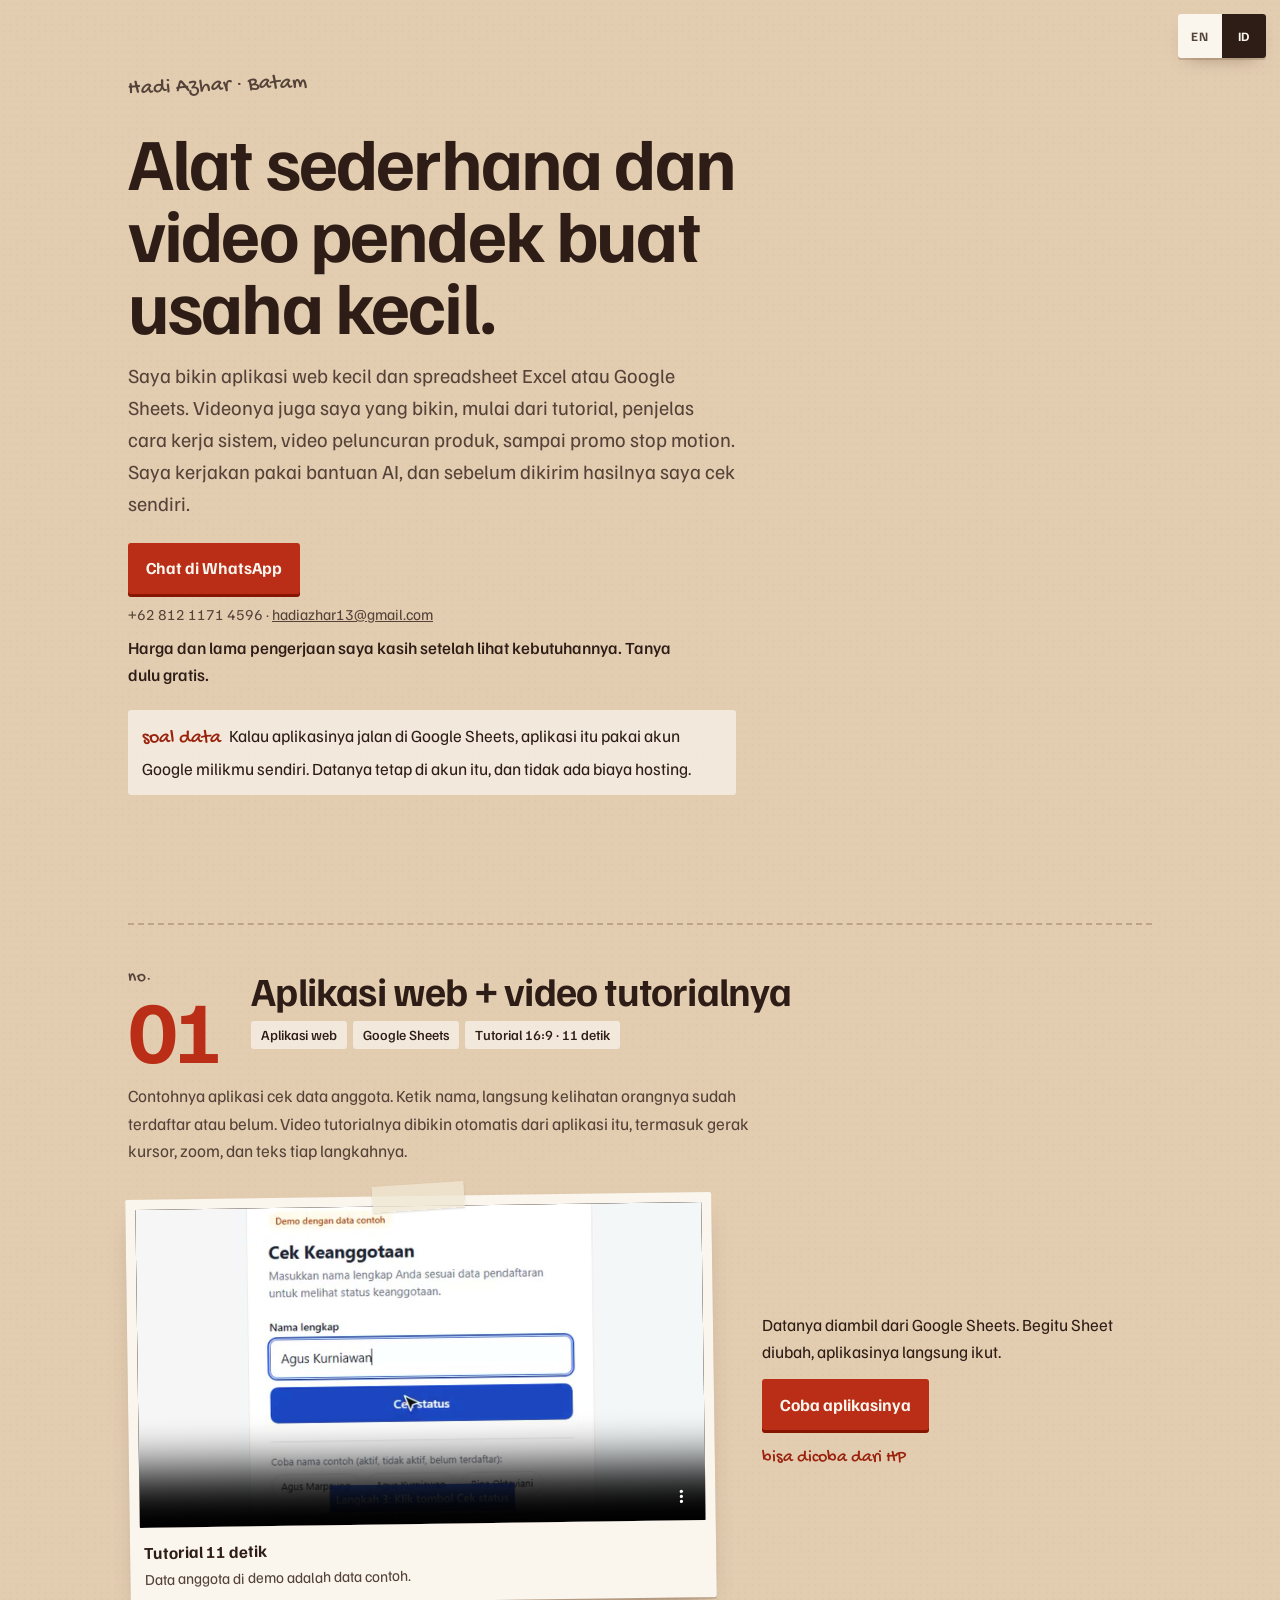
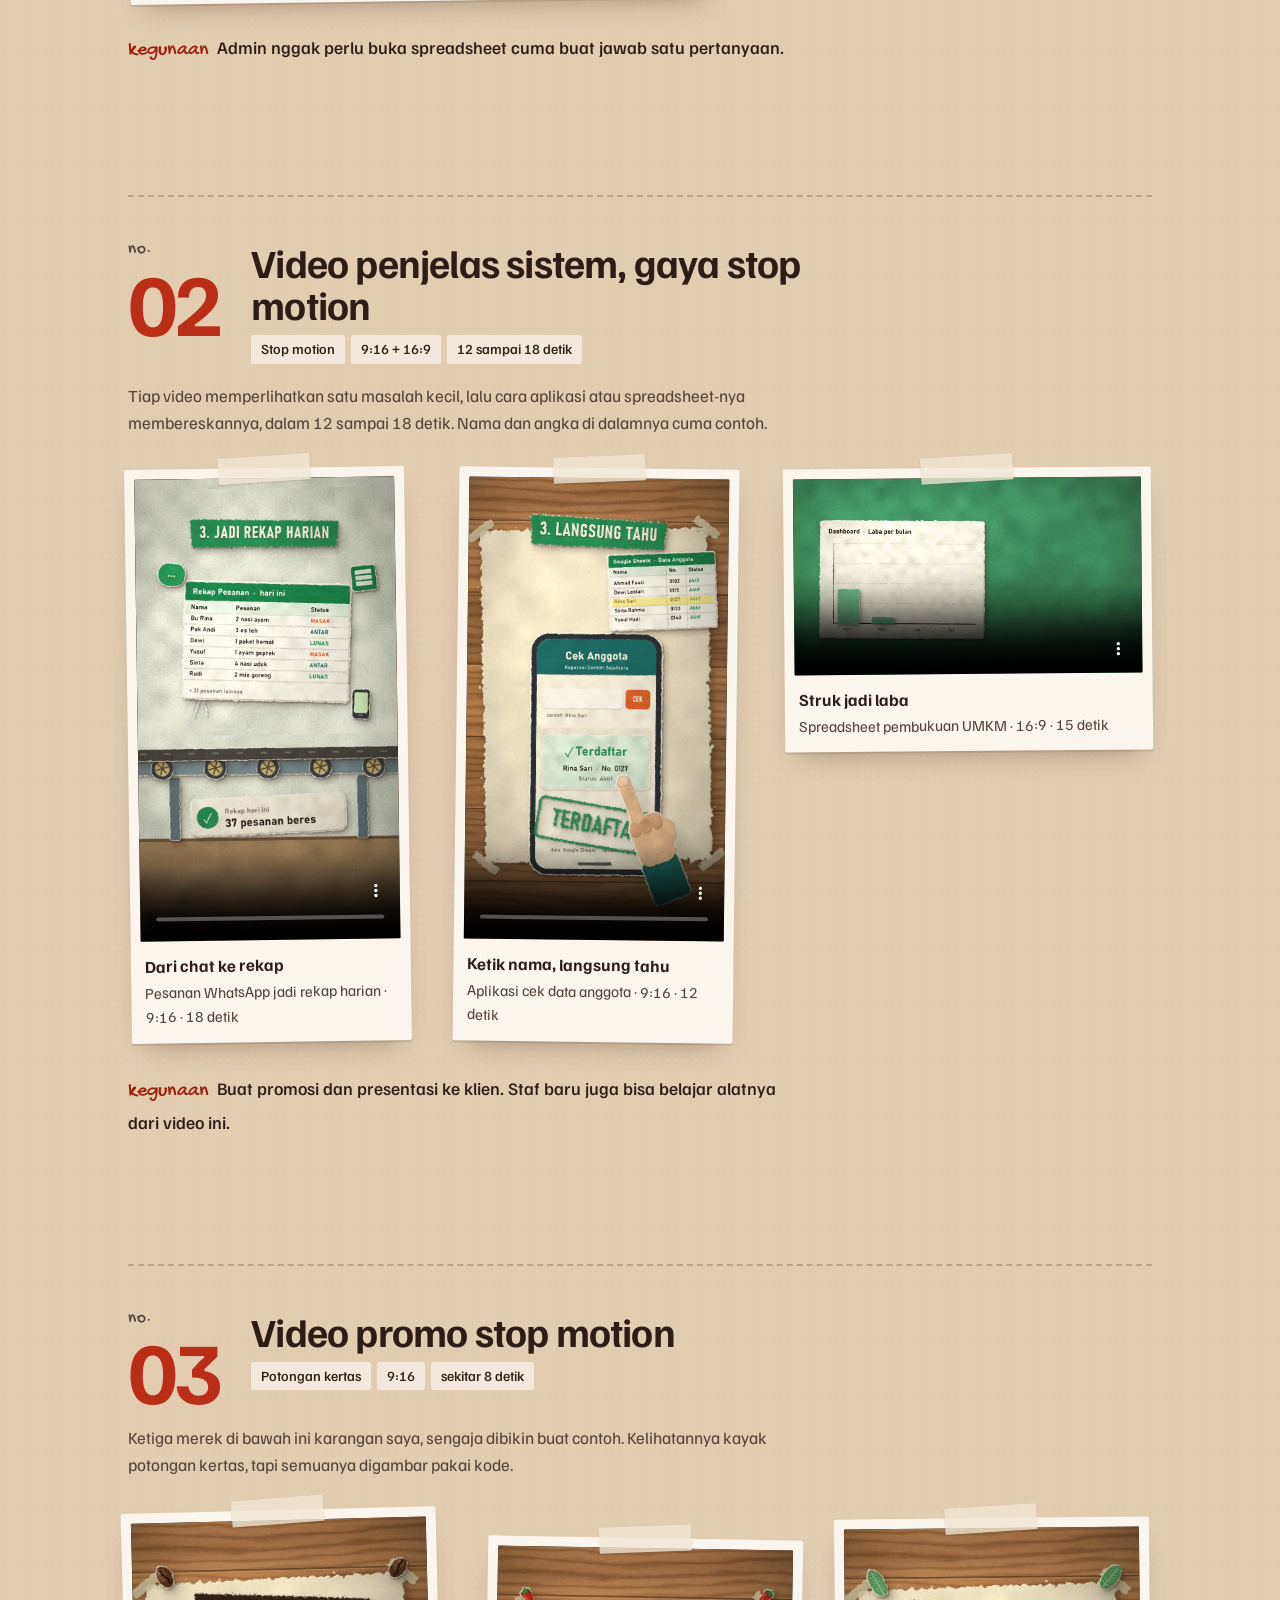
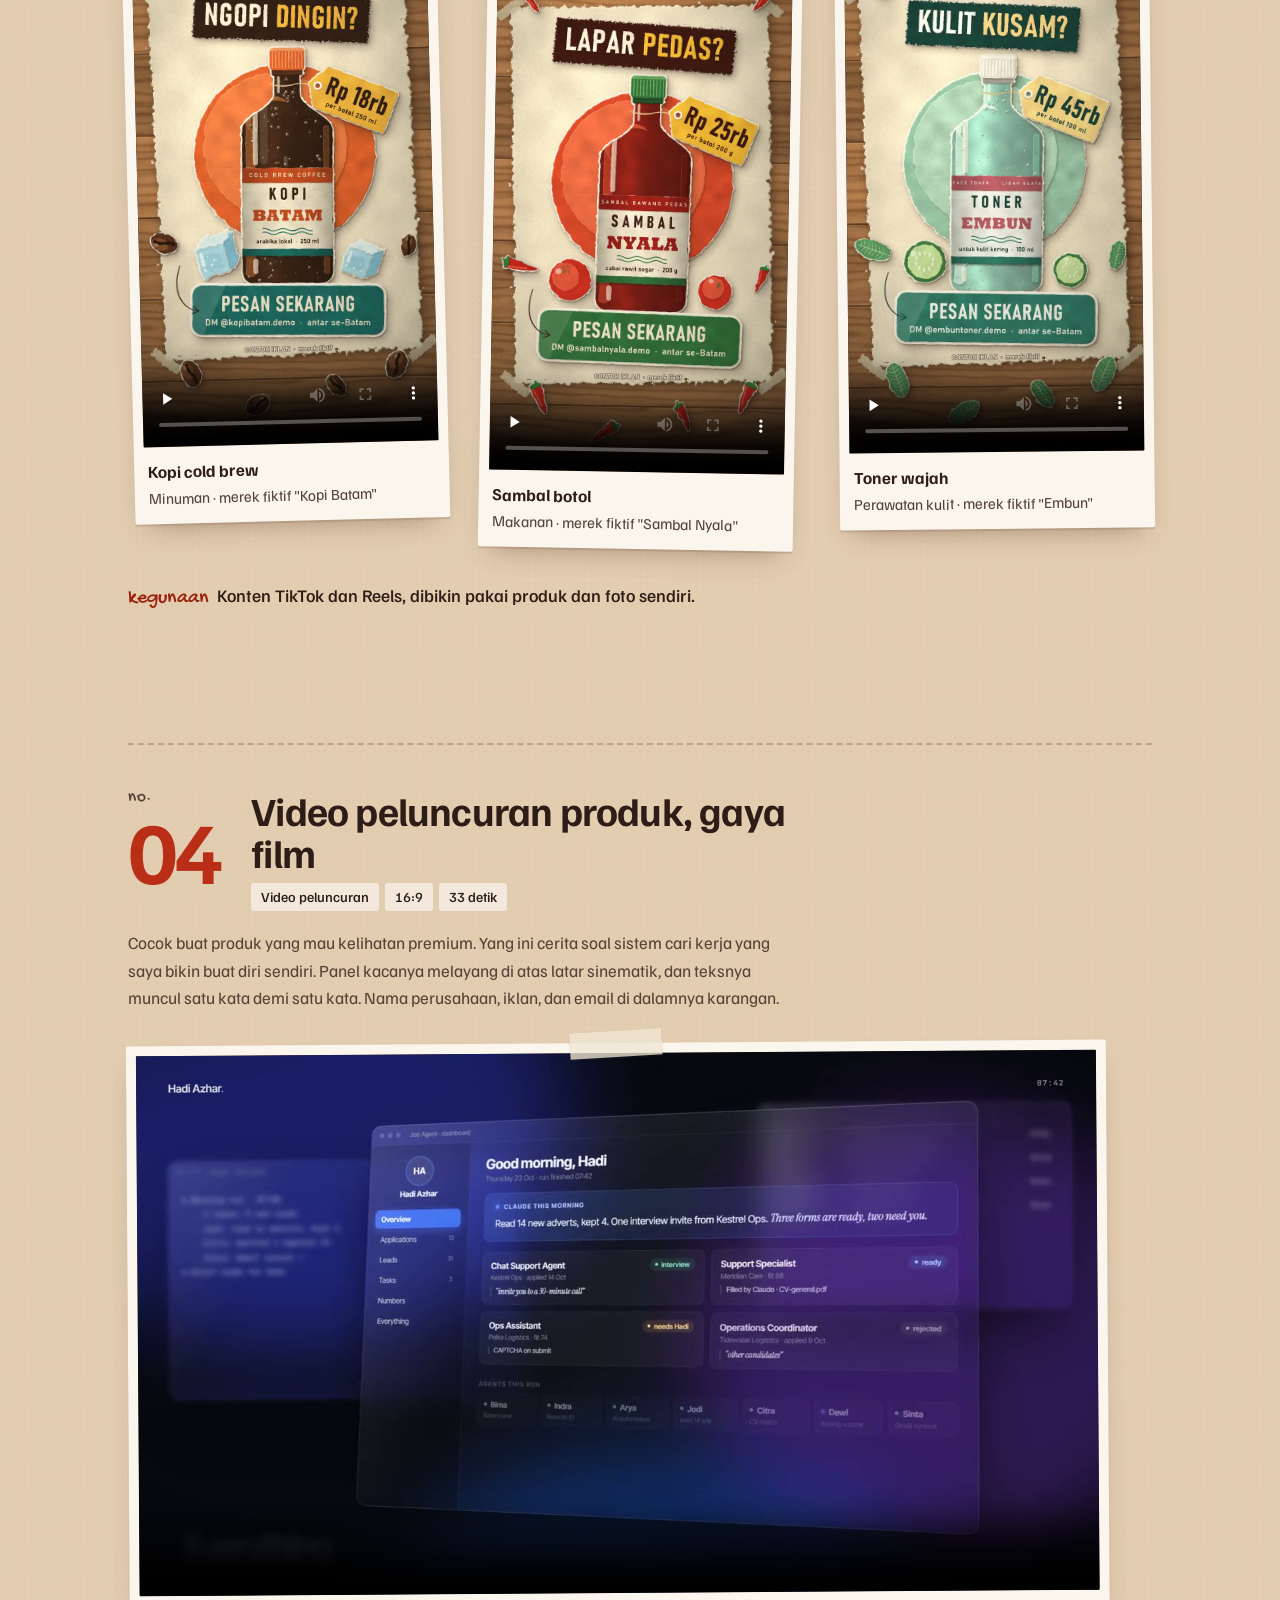
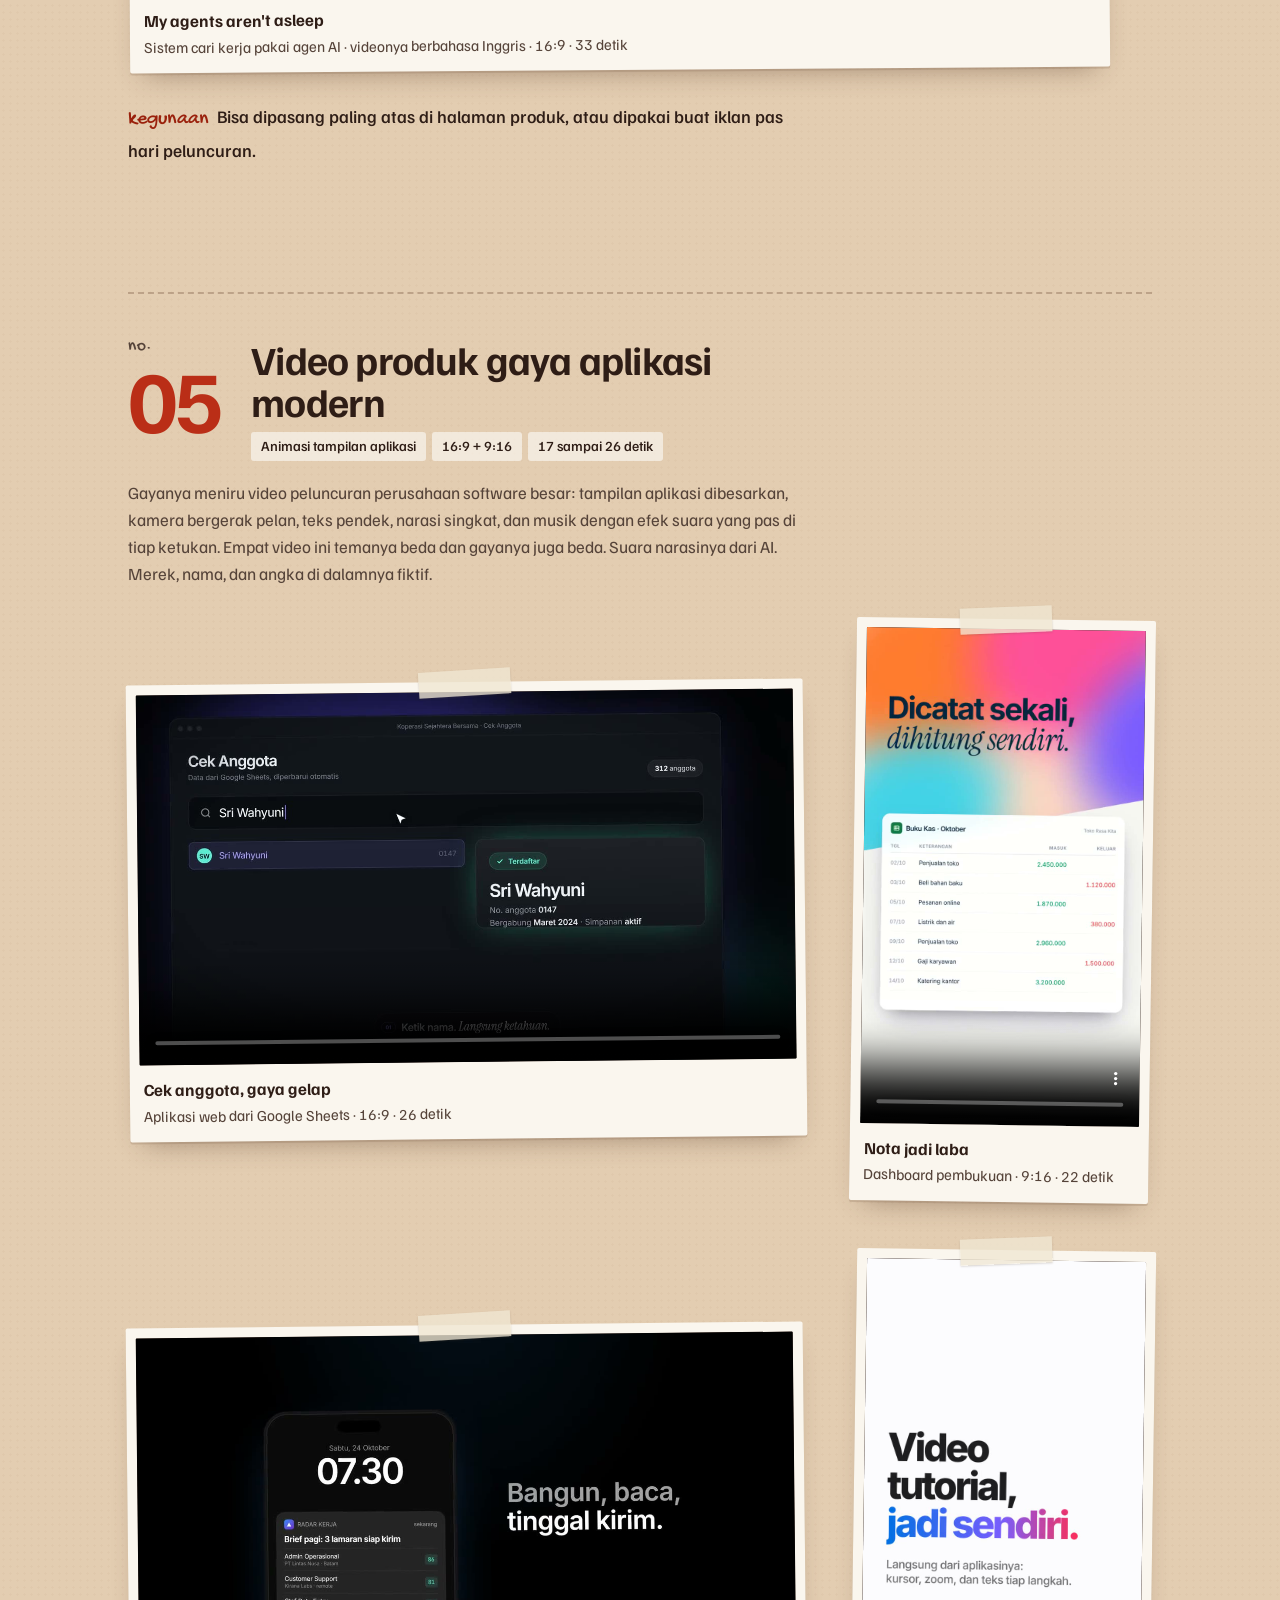
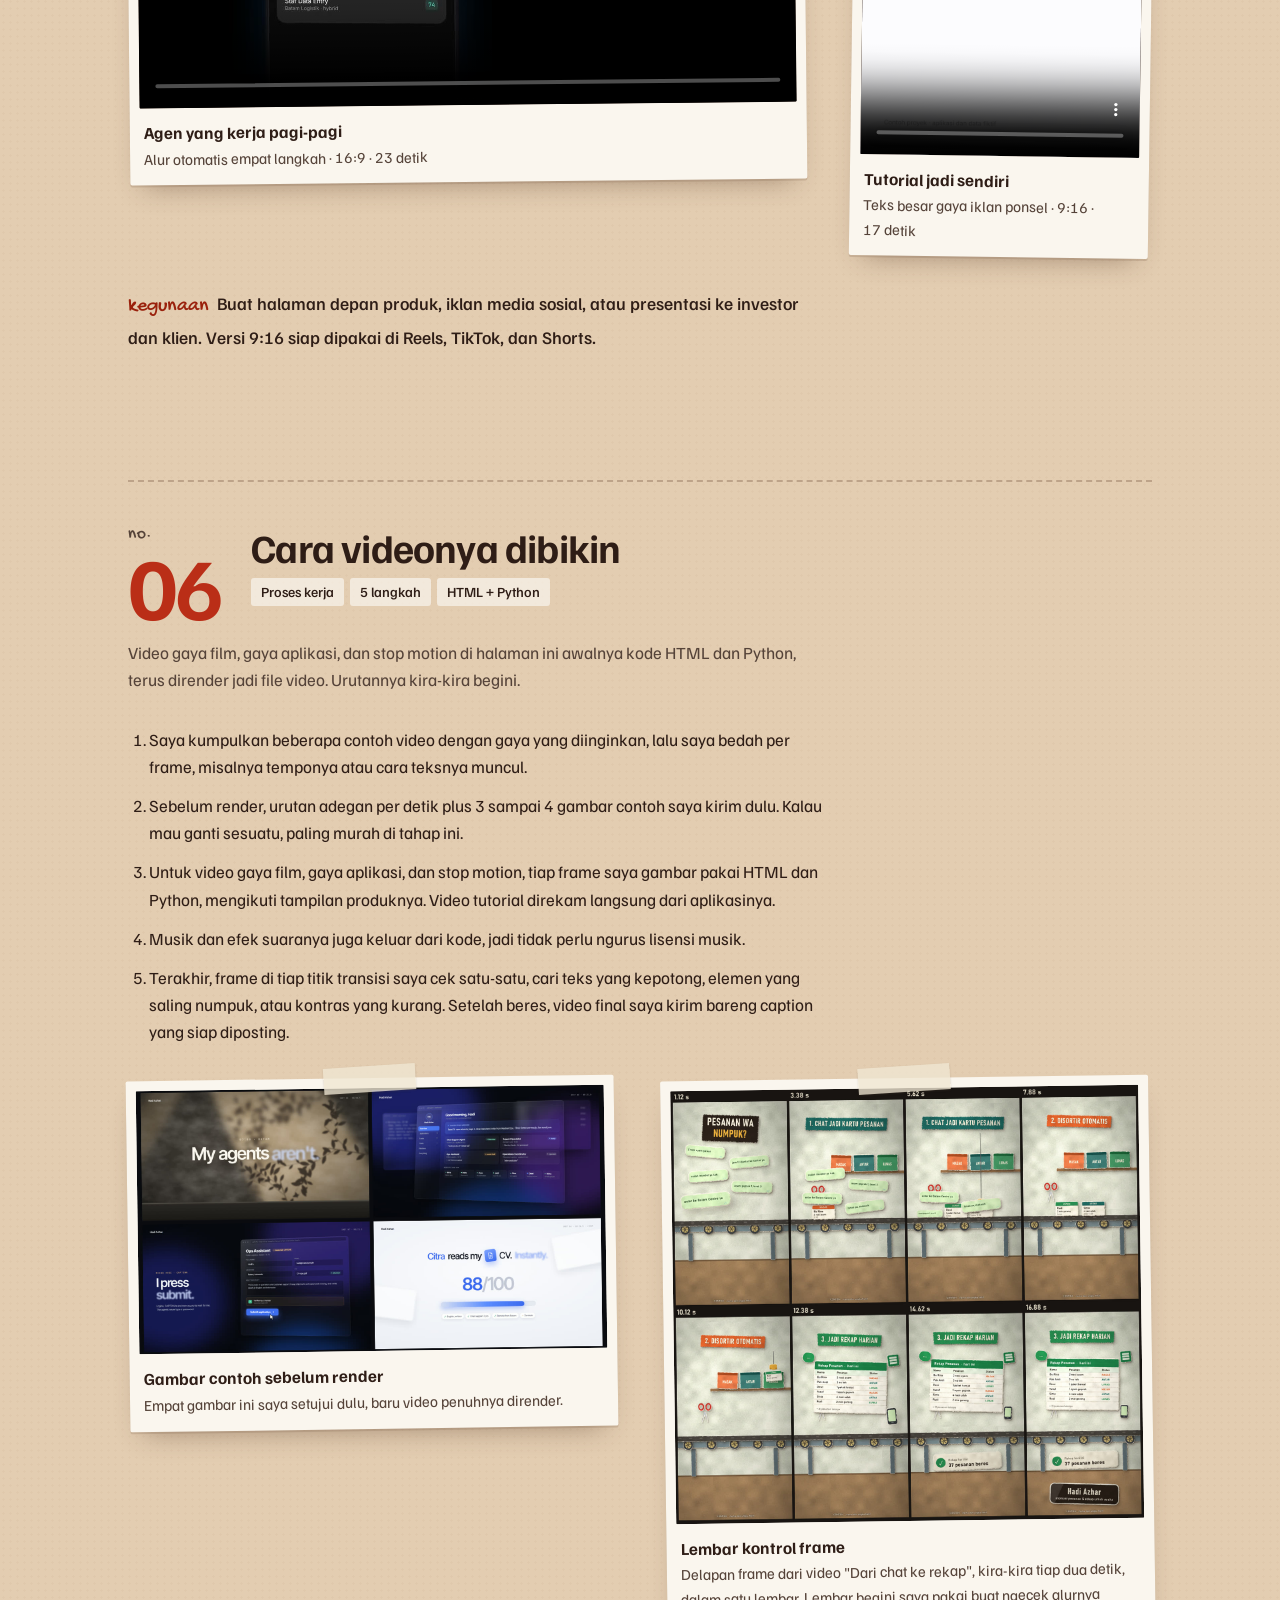
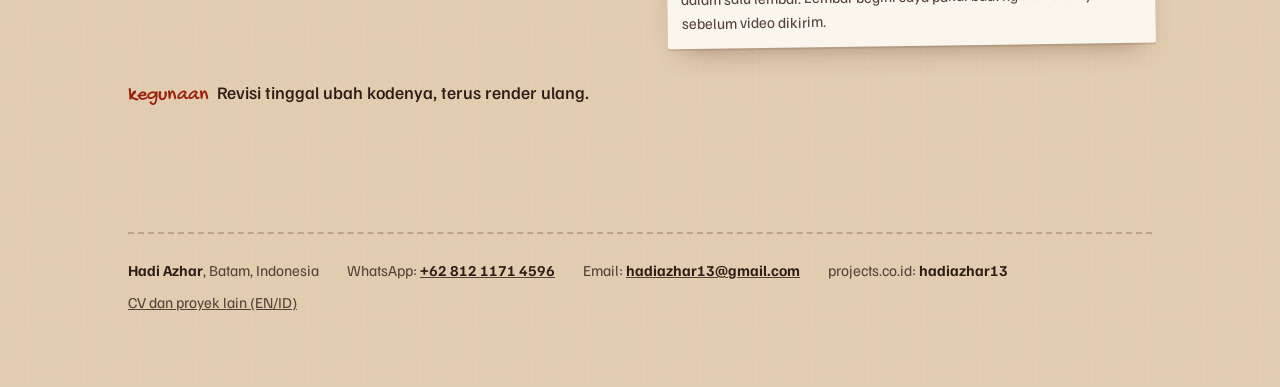
<file: index.html>
<!doctype html>
<html lang="id">
<head>
<meta charset="utf-8">
<meta name="viewport" content="width=device-width, initial-scale=1, viewport-fit=cover">
<title>Hadi Azhar · Portofolio</title>
<meta name="description" content="Hadi Azhar membuat aplikasi kecil, spreadsheet, video tutorial, dan video promo stop motion untuk usaha kecil. Batam, Indonesia.">
<meta property="og:title" content="Hadi Azhar · Portofolio">
<meta property="og:description" content="Aplikasi kecil, spreadsheet, video tutorial, dan video promo stop motion untuk usaha kecil.">
<meta property="og:type" content="website">
<meta property="og:url" content="https://hadi-azhar.github.io/portofolio/">
<meta property="og:image" content="https://hadi-azhar.github.io/portofolio/media/sambal.jpg">
<script>
  // Pick language before first paint. Same 'lang' key as the CV site, so the choice carries over.
  (function () {
    var l = null;
    try { l = localStorage.getItem('lang'); } catch (e) {}
    // Most buyers here are Indonesian small businesses, often on phones set to English. ID is the default; EN only if the visitor picked it.
    if (l !== 'en') l = 'id';
    document.documentElement.lang = l;
    if (l === 'en') {
      document.title = 'Hadi Azhar · Portfolio';
      var d = document.querySelector('meta[name="description"]');
      if (d) d.setAttribute('content', 'Hadi Azhar builds small web apps, spreadsheets, tutorial videos and stop motion promo videos for small businesses. Batam, Indonesia.');
    }
  })();
</script>
<link rel="icon" href="data:image/svg+xml,%3Csvg xmlns='http://www.w3.org/2000/svg' viewBox='0 0 32 32'%3E%3Crect width='32' height='32' rx='7' fill='%23111111'/%3E%3Ctext x='16' y='21.5' font-family='Arial' font-weight='700' font-size='14' text-anchor='middle' fill='%23fbfbfa'%3EHA%3C/text%3E%3C/svg%3E">
<link rel="preconnect" href="https://fonts.googleapis.com">
<link rel="preconnect" href="https://fonts.gstatic.com" crossorigin>
<link href="https://fonts.googleapis.com/css2?family=Familjen+Grotesk:wght@400;500;700&family=Gochi+Hand&display=swap" rel="stylesheet">
<style>
:root{
  --kraft: oklch(0.86 0.045 75);
  --kraft-d: oklch(0.80 0.05 70);
  --paper: oklch(0.975 0.012 85);
  --ink: oklch(0.25 0.03 45);
  --ink-2: oklch(0.40 0.03 50);
  --tomato: oklch(0.52 0.18 32);
  --teal: oklch(0.47 0.07 185);
  --tape: oklch(0.93 0.03 90 / 0.78);
  --ease: cubic-bezier(.22,1,.36,1);
}
*{box-sizing:border-box}
html{-webkit-text-size-adjust:100%}
html[lang="en"] [data-l="id"],html[lang="id"] [data-l="en"]{display:none}
body{margin:0;background:var(--kraft);color:var(--ink);font:400 1.0625rem/1.6 "Familjen Grotesk",system-ui,sans-serif;
  background-image:radial-gradient(oklch(0.80 0.05 70 / .22) 1px, transparent 1.2px);background-size:7px 7px;background-color:var(--kraft);overflow-x:hidden}
a{color:inherit}
.wrap{max-width:1120px;margin:0 auto;padding:clamp(28px,6vw,72px) clamp(18px,5vw,48px)}

/* Language switch, same behaviour as the CV site */
.lang{position:absolute;top:14px;right:14px;z-index:5;display:flex;background:var(--paper);border-radius:3px;overflow:hidden;
  box-shadow:0 2px 0 oklch(0.55 0.05 60 / .3),0 8px 18px -10px oklch(0.35 0.05 50 / .5)}
.lang button{font:700 .8rem/1 "Familjen Grotesk",system-ui,sans-serif;letter-spacing:.06em;background:transparent;color:var(--ink-2);border:0;cursor:pointer;
  min-width:2.75rem;min-height:2.75rem;padding:0 .8rem;transition:background-color .2s var(--ease),color .2s var(--ease)}
.lang button[aria-pressed="true"]{background:var(--ink);color:var(--paper)}
.lang button:focus-visible{outline:3px solid var(--teal);outline-offset:-3px}

header.top{display:grid;gap:18px;max-width:46rem;padding-right:6.5rem}
.name{font-family:"Gochi Hand",cursive;font-size:1.35rem;color:var(--ink-2);transform:rotate(-2deg);transform-origin:left}
h1{margin:0;font-weight:700;font-size:clamp(2.3rem,7vw,4.6rem);line-height:.98;letter-spacing:-.025em}
.lede{margin:0;font-size:clamp(1.05rem,2.2vw,1.25rem);color:var(--ink-2);max-width:38rem}

/* Each project is its own block: number, title, meta line, big media, one line on what it is for. */
.proj{margin-top:clamp(64px,10vw,128px);padding-top:clamp(28px,4vw,44px);border-top:2px dashed oklch(0.6 0.05 60 / .5)}
.proj-head{display:grid;grid-template-columns:auto minmax(0,1fr);gap:4px clamp(18px,3vw,32px);align-items:start;margin-bottom:18px}
.proj-num{font-weight:700;font-size:clamp(3rem,8vw,5.5rem);line-height:.82;letter-spacing:-.05em;color:var(--tomato);font-variant-numeric:tabular-nums}
.proj-num small{display:block;font:400 1.1rem/1 "Gochi Hand",cursive;letter-spacing:0;color:var(--ink-2);margin-bottom:6px;transform:rotate(-3deg);transform-origin:left}
h2{margin:0 0 10px;font-size:clamp(1.6rem,4vw,2.5rem);line-height:1.05;letter-spacing:-.02em;max-width:24ch}
.meta{display:flex;flex-wrap:wrap;gap:6px;margin:0;padding:0;list-style:none}
.meta li{font-size:.875rem;font-weight:500;padding:3px 10px;border-radius:3px;background:oklch(0.975 0.012 85 / .7);color:var(--ink)}
.sub{margin:0 0 32px;color:var(--ink-2);max-width:42rem}
.use{margin:32px 0 0;max-width:42rem;font-size:1.1rem;font-weight:500}
.use .tag{font-family:"Gochi Hand",cursive;font-weight:400;color:oklch(0.45 0.16 32);font-size:1.25rem;margin-right:8px}

.reels{display:grid;grid-template-columns:repeat(auto-fit,minmax(230px,1fr));gap:clamp(22px,4vw,40px);align-items:start}
.clip{margin:0;position:relative;background:var(--paper);padding:10px 10px 14px;border-radius:2px;
  box-shadow:0 2px 0 oklch(0.55 0.05 60 / .25),0 14px 28px -14px oklch(0.35 0.05 50 / .45);transition:transform .5s var(--ease)}
.clip:nth-child(3n+1){transform:rotate(-1.4deg)}
.clip:nth-child(3n+2){transform:rotate(1deg);margin-top:28px}
.clip:nth-child(3n){transform:rotate(-.6deg);margin-top:8px}
.clip::before{content:"";position:absolute;top:-12px;left:50%;width:92px;height:26px;transform:translateX(-50%) rotate(-3deg);background:var(--tape);box-shadow:0 1px 2px oklch(0.4 0.03 60 / .2)}
@media (hover:hover){.clip:hover{transform:rotate(0) translateY(-4px)}}
video{display:block;width:100%;height:auto;background:var(--ink);border-radius:1px}
.v916{aspect-ratio:9/16}
.v169{aspect-ratio:16/9}
figcaption{padding:12px 4px 0;font-size:.95rem;color:var(--ink-2)}
figcaption b{display:block;color:var(--ink);font-size:1.05rem}
.note{font-family:"Gochi Hand",cursive;color:oklch(0.45 0.16 32);font-size:1.1rem}
.work{display:grid;grid-template-columns:minmax(0,1.5fr) minmax(0,1fr);gap:clamp(24px,4vw,48px);align-items:center}
.work .clip{transform:rotate(-.8deg);margin:0}
.work.ex{grid-template-columns:minmax(280px,1fr) minmax(280px,1fr) minmax(0,1.6fr);align-items:start}
.work.ex .clip:nth-child(2){transform:rotate(.7deg)}
.work.ex .clip:nth-child(3){transform:rotate(-.5deg);grid-column:3;grid-row:1}
@media (max-width:1100px){.work.ex{grid-template-columns:1fr 1fr}.work.ex .clip:nth-child(3){grid-column:1 / -1;grid-row:auto}}
.work p{margin:0 0 14px}
.btn{display:inline-block;background:var(--tomato);color:var(--paper);text-decoration:none;font-weight:700;padding:12px 18px;border-radius:3px;
  box-shadow:0 3px 0 oklch(0.40 0.15 32);transition:transform .25s var(--ease),box-shadow .25s var(--ease)}
.btn:hover{transform:translateY(1px);box-shadow:0 2px 0 oklch(0.40 0.15 32)}
.btn:focus-visible,a:focus-visible,video:focus-visible{outline:3px solid var(--teal);outline-offset:3px}
footer{margin-top:clamp(64px,10vw,120px);padding-top:24px;border-top:2px dashed oklch(0.6 0.05 60 / .5);display:flex;flex-wrap:wrap;gap:8px 28px;color:var(--ink-2);font-size:.95rem}
footer strong{color:var(--ink)}
@media (max-width:760px){.work,.work.ex{grid-template-columns:1fr}.clip:nth-child(n){margin-top:0}}
.clip.wide{max-width:980px;transform:rotate(-.4deg)}
.clip img{display:block;width:100%;height:auto;border-radius:1px}
.steps{max-width:44rem;margin:0 0 32px;padding-left:1.3rem}
.steps li{margin:0 0 12px}
.work.ui{grid-template-columns:minmax(0,1.7fr) minmax(220px,.75fr);align-items:center}
.work.ui .clip:nth-child(odd){transform:rotate(-.6deg)}
.work.ui .clip:nth-child(even){transform:rotate(.8deg);margin-top:0}
@media (max-width:760px){.work.ui{grid-template-columns:1fr}.work.ui .clip.v-tall{max-width:360px}}
.work.bts{grid-template-columns:1fr 1fr;align-items:start}
@media (max-width:760px){.work.bts{grid-template-columns:1fr}}
@media (max-width:520px){header.top{padding-right:0;padding-top:40px}.proj-head{grid-template-columns:1fr}.proj-num{font-size:3rem}}
.nowrap{white-space:nowrap}
.contact{display:grid;gap:8px;justify-items:start;margin-top:6px}
.contact .btn{font-size:1.05rem}
.contact-alt{margin:0;font-size:.95rem;color:var(--ink-2)}
.price{margin:0;max-width:34rem;font-weight:500}
.data{margin:4px 0 0;max-width:38rem;padding:12px 14px;background:oklch(0.975 0.012 85 / .7);border-radius:3px}
.data .tag,.use .tag{font-family:"Gochi Hand",cursive;font-weight:400;color:oklch(0.45 0.16 32);font-size:1.25rem;margin-right:8px}
.wa-float{display:none}
@media (max-width:760px){
  .wa-float{position:fixed;z-index:10;right:max(14px,env(safe-area-inset-right,0px));bottom:calc(14px + env(safe-area-inset-bottom,0px));
    display:inline-flex;align-items:center;gap:8px;min-height:48px;padding:0 18px;border-radius:999px;background:var(--tomato);color:var(--paper);
    text-decoration:none;font-weight:700;box-shadow:0 3px 0 oklch(0.40 0.15 32),0 10px 22px -8px oklch(0.30 0.05 40 / .55);
    transition:opacity .25s var(--ease),transform .3s var(--ease)}
  .wa-float.away{opacity:0;transform:translateY(16px);pointer-events:none}
  .wa-float:focus-visible{outline:3px solid var(--teal);outline-offset:3px}
  footer{padding-bottom:calc(16px + env(safe-area-inset-bottom,0px))}
}
@media (prefers-reduced-motion:reduce){*{transition:none!important}}
</style>
</head>
<body>
<div class="lang" role="group" aria-label="Language / Bahasa">
  <button type="button" data-set-lang="en" aria-pressed="false">EN</button>
  <button type="button" data-set-lang="id" aria-pressed="false">ID</button>
</div>
<div class="wrap">
  <header class="top">
    <span class="name">Hadi Azhar · Batam</span>
    <h1><span data-l="id">Alat sederhana dan video pendek buat usaha kecil.</span><span data-l="en">Simple tools and short videos for small businesses.</span></h1>
    <p class="lede"><span data-l="id">Saya bikin aplikasi web kecil dan spreadsheet Excel atau Google Sheets. Videonya juga saya yang bikin, mulai dari tutorial, penjelas cara kerja sistem, video peluncuran produk, sampai promo stop motion. Saya kerjakan pakai bantuan AI, dan sebelum dikirim hasilnya saya cek sendiri.</span><span data-l="en">I build small web apps and Excel or Google Sheets spreadsheets, and I make videos as well: tutorials, explainers that show how a system works, product launch videos and stop motion promos. I work with AI and check the result myself before anything is sent.</span></p>
    <div class="contact" id="kontak">
      <a class="btn wa" href="https://wa.me/6281211714596?text=Halo%20Hadi%2C%20saya%20lihat%20portofolionya.%20Mau%20tanya%20soal%20" data-href-en="https://wa.me/6281211714596?text=Hi%20Hadi%2C%20I%20saw%20your%20portfolio.%20I%27d%20like%20to%20ask%20about%20" target="_blank" rel="noopener"><span data-l="id">Chat di WhatsApp</span><span data-l="en">Chat on WhatsApp</span></a>
      <p class="contact-alt"><span class="nowrap">+62 812 1171 4596</span> · <a href="mailto:hadiazhar13@gmail.com">hadiazhar13@gmail.com</a></p>
      <p class="price"><span data-l="id">Harga dan lama pengerjaan saya kasih setelah lihat kebutuhannya. Tanya dulu gratis.</span><span data-l="en">I'll give you a price and a timeline once I've seen what you need. Asking is free.</span></p>
    </div>
    <p class="data"><span class="tag"><span data-l="id">soal data</span><span data-l="en">your data</span></span><span data-l="id">Kalau aplikasinya jalan di Google Sheets, aplikasi itu pakai akun Google milikmu sendiri. Datanya tetap di akun itu, dan tidak ada biaya hosting.</span><span data-l="en">If the app runs on Google Sheets, it runs in your own Google account. The data stays in that account, and there's no hosting bill.</span></p>
  </header>
  <main>

  <section class="proj" aria-labelledby="app">
    <div class="proj-head">
      <span class="proj-num" aria-hidden="true"><small>no.</small>01</span>
      <div>
        <h2 id="app"><span data-l="id">Aplikasi web + video tutorialnya</span><span data-l="en">A web app and its tutorial video</span></h2>
        <ul class="meta">
          <li><span data-l="id">Aplikasi web</span><span data-l="en">Web app</span></li>
          <li>Google Sheets</li>
          <li><span data-l="id">Tutorial 16:9 · 11 detik</span><span data-l="en">Tutorial 16:9 · 11 seconds</span></li>
        </ul>
      </div>
    </div>
    <p class="sub"><span data-l="id">Contohnya aplikasi cek data anggota. Ketik nama, langsung kelihatan orangnya sudah terdaftar atau belum. Video tutorialnya dibikin otomatis dari aplikasi itu, termasuk gerak kursor, zoom, dan teks tiap langkahnya.</span><span data-l="en">This one is a member check app. Type a name and it tells you straight away whether that person is registered. The tutorial video is generated from the app itself, cursor moves, zooms and step captions included.</span></p>
    <div class="work">
      <figure class="clip">
        <video class="v169" controls playsinline preload="none" poster="media/tutorial.jpg" aria-label="Video tutorial aplikasi cek data anggota" data-aria-en="Tutorial video for the member check app" width="1280" height="720">
          <source src="media/tutorial.mp4" type="video/mp4">
        </video>
        <figcaption><b><span data-l="id">Tutorial 11 detik</span><span data-l="en">An 11-second tutorial</span></b><span data-l="id">Data anggota di demo adalah data contoh.</span><span data-l="en">The member data in the demo is sample data.</span></figcaption>
      </figure>
      <div>
        <p><span data-l="id">Datanya diambil dari Google Sheets. Begitu Sheet diubah, aplikasinya langsung ikut.</span><span data-l="en">It reads from Google Sheets. Change the sheet and the app follows straight away.</span></p>
        <p><a class="btn" href="https://hadi-azhar.github.io/cek-anggota-demo/"><span data-l="id">Coba aplikasinya</span><span data-l="en">Try the app</span></a></p>
        <p class="note"><span data-l="id">bisa dicoba dari HP</span><span data-l="en">works on your phone too</span></p>
      </div>
    </div>
    <p class="use"><span class="tag"><span data-l="id">kegunaan</span><span data-l="en">what it's for</span></span><span data-l="id">Admin nggak perlu buka spreadsheet cuma buat jawab satu pertanyaan.</span><span data-l="en">Nobody has to open the spreadsheet to answer one question.</span></p>
  </section>

  <section class="proj" aria-labelledby="ex">
    <div class="proj-head">
      <span class="proj-num" aria-hidden="true"><small>no.</small>02</span>
      <div>
        <h2 id="ex"><span data-l="id">Video penjelas sistem, gaya stop motion</span><span data-l="en">System explainer videos, stop motion style</span></h2>
        <ul class="meta">
          <li>Stop motion</li>
          <li>9:16 + 16:9</li>
          <li><span data-l="id">12 sampai 18 detik</span><span data-l="en">12 to 18 seconds</span></li>
        </ul>
      </div>
    </div>
    <p class="sub"><span data-l="id">Tiap video memperlihatkan satu masalah kecil, lalu cara aplikasi atau spreadsheet-nya membereskannya, dalam 12 sampai 18 detik. Nama dan angka di dalamnya cuma contoh.</span><span data-l="en">Each one shows a small problem and how the app or spreadsheet deals with it, in 12 to 18 seconds. The names and numbers in them are samples.</span></p>
    <div class="work ex">
      <figure class="clip">
        <video class="v916" controls playsinline preload="none" poster="media/explainer-c.jpg" width="720" height="1280" aria-label="Video penjelas alur pesanan WhatsApp ke rekap harian, gaya stop motion" data-aria-en="Stop motion explainer: WhatsApp orders turned into a daily recap">
          <source src="media/explainer-c.mp4" type="video/mp4">
        </video>
        <figcaption><b><span data-l="id">Dari chat ke rekap</span><span data-l="en">From chat to recap</span></b><span data-l="id">Pesanan WhatsApp jadi rekap harian · 9:16 · 18 detik</span><span data-l="en">WhatsApp orders become a daily recap · 9:16 · 18 seconds</span></figcaption>
      </figure>
      <figure class="clip">
        <video class="v916" controls playsinline preload="none" poster="media/explainer-a.jpg" width="720" height="1280" aria-label="Video penjelas aplikasi cek data anggota, gaya stop motion" data-aria-en="Stop motion explainer for a member check app">
          <source src="media/explainer-a.mp4" type="video/mp4">
        </video>
        <figcaption><b><span data-l="id">Ketik nama, langsung tahu</span><span data-l="en">Type a name, see it right away</span></b><span data-l="id">Aplikasi cek data anggota · 9:16 · 12 detik</span><span data-l="en">Member check app · 9:16 · 12 seconds</span></figcaption>
      </figure>
      <figure class="clip">
        <video class="v169" controls playsinline preload="none" poster="media/explainer-b.jpg" width="1280" height="720" aria-label="Video penjelas spreadsheet pembukuan UMKM, gaya stop motion" data-aria-en="Stop motion explainer for a small business bookkeeping spreadsheet">
          <source src="media/explainer-b.mp4" type="video/mp4">
        </video>
        <figcaption><b><span data-l="id">Struk jadi laba</span><span data-l="en">Receipts into profit</span></b><span data-l="id">Spreadsheet pembukuan UMKM · 16:9 · 15 detik</span><span data-l="en">Small business bookkeeping spreadsheet · 16:9 · 15 seconds</span></figcaption>
      </figure>
    </div>
    <p class="use"><span class="tag"><span data-l="id">kegunaan</span><span data-l="en">what it's for</span></span><span data-l="id">Buat promosi dan presentasi ke klien. Staf baru juga bisa belajar alatnya dari video ini.</span><span data-l="en">For promos and client pitches. New staff can learn the tool from it too.</span></p>
  </section>

  <section class="proj" aria-labelledby="sm">
    <div class="proj-head">
      <span class="proj-num" aria-hidden="true"><small>no.</small>03</span>
      <div>
        <h2 id="sm"><span data-l="id">Video promo stop motion</span><span data-l="en">Stop motion promo videos</span></h2>
        <ul class="meta">
          <li><span data-l="id">Potongan kertas</span><span data-l="en">Paper cut-out</span></li>
          <li>9:16</li>
          <li><span data-l="id">sekitar 8 detik</span><span data-l="en">about 8 seconds</span></li>
        </ul>
      </div>
    </div>
    <p class="sub"><span data-l="id">Ketiga merek di bawah ini karangan saya, sengaja dibikin buat contoh. Kelihatannya kayak potongan kertas, tapi semuanya digambar pakai kode.</span><span data-l="en">All three brands below are made up for these samples. It looks like cut paper, but every frame is drawn in code.</span></p>
    <div class="reels">
      <figure class="clip">
        <video class="v916" controls playsinline preload="none" poster="media/kopi.jpg" aria-label="Video promo stop motion Kopi Batam, merek fiktif" data-aria-en="Stop motion promo for Kopi Batam, a made-up brand" width="720" height="1280">
          <source src="media/kopi.mp4" type="video/mp4">
        </video>
        <figcaption><b><span data-l="id">Kopi cold brew</span><span data-l="en">Cold brew coffee</span></b><span data-l="id">Minuman · merek fiktif "Kopi Batam"</span><span data-l="en">Drinks · made-up brand "Kopi Batam"</span></figcaption>
      </figure>
      <figure class="clip">
        <video class="v916" controls playsinline preload="none" poster="media/sambal.jpg" aria-label="Video promo stop motion Sambal Nyala, merek fiktif" data-aria-en="Stop motion promo for Sambal Nyala, a made-up brand" width="720" height="1280">
          <source src="media/sambal.mp4" type="video/mp4">
        </video>
        <figcaption><b><span data-l="id">Sambal botol</span><span data-l="en">Bottled chili sauce</span></b><span data-l="id">Makanan · merek fiktif "Sambal Nyala"</span><span data-l="en">Food · made-up brand "Sambal Nyala"</span></figcaption>
      </figure>
      <figure class="clip">
        <video class="v916" controls playsinline preload="none" poster="media/toner.jpg" aria-label="Video promo stop motion toner Embun, merek fiktif" data-aria-en="Stop motion promo for Embun toner, a made-up brand" width="720" height="1280">
          <source src="media/toner.mp4" type="video/mp4">
        </video>
        <figcaption><b><span data-l="id">Toner wajah</span><span data-l="en">Face toner</span></b><span data-l="id">Perawatan kulit · merek fiktif "Embun"</span><span data-l="en">Skincare · made-up brand "Embun"</span></figcaption>
      </figure>
    </div>
    <p class="use"><span class="tag"><span data-l="id">kegunaan</span><span data-l="en">what it's for</span></span><span data-l="id">Konten TikTok dan Reels, dibikin pakai produk dan foto sendiri.</span><span data-l="en">TikTok and Reels posts made from your own product and photos.</span></p>
  </section>

  <section class="proj" aria-labelledby="film">
    <div class="proj-head">
      <span class="proj-num" aria-hidden="true"><small>no.</small>04</span>
      <div>
        <h2 id="film"><span data-l="id">Video peluncuran produk, gaya film</span><span data-l="en">Product launch video, cinematic style</span></h2>
        <ul class="meta">
          <li><span data-l="id">Video peluncuran</span><span data-l="en">Launch video</span></li>
          <li>16:9</li>
          <li><span data-l="id">33 detik</span><span data-l="en">33 seconds</span></li>
        </ul>
      </div>
    </div>
    <p class="sub"><span data-l="id">Cocok buat produk yang mau kelihatan premium. Yang ini cerita soal sistem cari kerja yang saya bikin buat diri sendiri. Panel kacanya melayang di atas latar sinematik, dan teksnya muncul satu kata demi satu kata. Nama perusahaan, iklan, dan email di dalamnya karangan.</span><span data-l="en">Good for a product that should look premium. This one is about a job-search system I built for myself. Glass panels float over a cinematic background, and the text comes in one word at a time. The company names, adverts and emails in it are made up.</span></p>
    <figure class="clip wide">
      <video class="v169" controls playsinline preload="none" poster="media/job-agent-poster.jpg" width="1280" height="720" aria-label="Video peluncuran produk gaya film tentang sistem cari kerja" data-aria-en="Cinematic product launch video about a job-search system">
        <source src="media/job-agent-film.mp4" type="video/mp4">
      </video>
      <figcaption><b lang="en">My agents aren't asleep</b><span data-l="id">Sistem cari kerja pakai agen AI · videonya berbahasa Inggris · 16:9 · 33 detik</span><span data-l="en">Job-search system with AI agents · 16:9 · 33 seconds</span></figcaption>
    </figure>
    <p class="use"><span class="tag"><span data-l="id">kegunaan</span><span data-l="en">what it's for</span></span><span data-l="id">Bisa dipasang paling atas di halaman produk, atau dipakai buat iklan pas hari peluncuran.</span><span data-l="en">It can sit at the top of a product page, or run as an ad on launch day.</span></p>
  </section>

  <section class="proj" aria-labelledby="ui">
    <div class="proj-head">
      <span class="proj-num" aria-hidden="true"><small>no.</small>05</span>
      <div>
        <h2 id="ui"><span data-l="id">Video produk gaya aplikasi modern</span><span data-l="en">Product videos in a modern software style</span></h2>
        <ul class="meta">
          <li><span data-l="id">Animasi tampilan aplikasi</span><span data-l="en">App interface animation</span></li>
          <li>16:9 + 9:16</li>
          <li><span data-l="id">17 sampai 26 detik</span><span data-l="en">17 to 26 seconds</span></li>
        </ul>
      </div>
    </div>
    <p class="sub"><span data-l="id">Gayanya meniru video peluncuran perusahaan software besar: tampilan aplikasi dibesarkan, kamera bergerak pelan, teks pendek, narasi singkat, dan musik dengan efek suara yang pas di tiap ketukan. Empat video ini temanya beda dan gayanya juga beda. Suara narasinya dari AI. Merek, nama, dan angka di dalamnya fiktif.</span><span data-l="en">The style follows launch videos from big software companies: the app interface shown up close, a slow-moving camera, short lines of text, a short voice over, and music with sound effects that land on each beat. Each of these four has its own topic and its own look. The narration is an AI voice. The brands, names and numbers in them are made up.</span></p>
    <div class="work ui">
      <figure class="clip">
        <video class="v169" controls playsinline preload="none" poster="media/ui-cekanggota.jpg" width="1280" height="720" aria-label="Video produk gaya aplikasi untuk aplikasi cek anggota, tampilan gelap" data-aria-en="Software style product video for a member check app, dark look">
          <source src="media/ui-cekanggota.mp4" type="video/mp4">
        </video>
        <figcaption><b><span data-l="id">Cek anggota, gaya gelap</span><span data-l="en">Member check, dark style</span></b><span data-l="id">Aplikasi web dari Google Sheets · 16:9 · 26 detik</span><span data-l="en">Web app on Google Sheets · 16:9 · 26 seconds</span></figcaption>
      </figure>
      <figure class="clip v-tall">
        <video class="v916" controls playsinline preload="none" poster="media/ui-bukulaba.jpg" width="720" height="1280" aria-label="Video produk vertikal untuk dashboard pembukuan UMKM, tampilan terang dengan gradien" data-aria-en="Vertical product video for a small business bookkeeping dashboard, bright gradient look">
          <source src="media/ui-bukulaba.mp4" type="video/mp4">
        </video>
        <figcaption><b><span data-l="id">Nota jadi laba</span><span data-l="en">Profit, counted for you</span></b><span data-l="id">Dashboard pembukuan · 9:16 · 22 detik</span><span data-l="en">Bookkeeping dashboard · 9:16 · 22 seconds</span></figcaption>
      </figure>
      <figure class="clip">
        <video class="v169" controls playsinline preload="none" poster="media/ui-radarkerja.jpg" width="1280" height="720" aria-label="Video produk hitam putih tentang alur agen otomatis yang menyaring lowongan kerja" data-aria-en="Black and white product video about an automated agent pipeline that filters job adverts">
          <source src="media/ui-radarkerja.mp4" type="video/mp4">
        </video>
        <figcaption><b><span data-l="id">Agen yang kerja pagi-pagi</span><span data-l="en">Agents that work at dawn</span></b><span data-l="id">Alur otomatis empat langkah · 16:9 · 23 detik</span><span data-l="en">Four-step automated pipeline · 16:9 · 23 seconds</span></figcaption>
      </figure>
      <figure class="clip v-tall">
        <video class="v916" controls playsinline preload="none" poster="media/ui-tutorotomatis.jpg" width="720" height="1280" aria-label="Video vertikal dengan teks besar tentang video tutorial yang dibuat otomatis dari aplikasi" data-aria-en="Vertical video with big type about tutorial videos generated from an app">
          <source src="media/ui-tutorotomatis.mp4" type="video/mp4">
        </video>
        <figcaption><b><span data-l="id">Tutorial jadi sendiri</span><span data-l="en">Tutorials that make themselves</span></b><span data-l="id">Teks besar gaya iklan ponsel · 9:16 · <span class="nowrap">17 detik</span></span><span data-l="en">Big type, phone ad style · 9:16 · <span class="nowrap">17 seconds</span></span></figcaption>
      </figure>
    </div>
    <p class="use"><span class="tag"><span data-l="id">kegunaan</span><span data-l="en">what it's for</span></span><span data-l="id">Buat halaman depan produk, iklan media sosial, atau presentasi ke investor dan klien. Versi 9:16 siap dipakai di Reels, TikTok, dan Shorts.</span><span data-l="en">For a product's landing page, social media ads, or a pitch to investors and clients. The 9:16 versions are ready for Reels, TikTok and Shorts.</span></p>
  </section>

  <section class="proj" aria-labelledby="bts">
    <div class="proj-head">
      <span class="proj-num" aria-hidden="true"><small>no.</small>06</span>
      <div>
        <h2 id="bts"><span data-l="id">Cara videonya dibikin</span><span data-l="en">How the videos get made</span></h2>
        <ul class="meta">
          <li><span data-l="id">Proses kerja</span><span data-l="en">Process</span></li>
          <li><span data-l="id">5 langkah</span><span data-l="en">5 steps</span></li>
          <li>HTML + Python</li>
        </ul>
      </div>
    </div>
    <p class="sub"><span data-l="id">Video gaya film, gaya aplikasi, dan stop motion di halaman ini awalnya kode HTML dan Python, terus dirender jadi file video. Urutannya kira-kira begini.</span><span data-l="en">The cinematic, software style and stop motion videos on this page start as HTML and Python code and are rendered into video files. Roughly, it goes like this.</span></p>
    <ol class="steps">
      <li><span data-l="id">Saya kumpulkan beberapa contoh video dengan gaya yang diinginkan, lalu saya bedah per frame, misalnya temponya atau cara teksnya muncul.</span><span data-l="en">I collect a few videos in a style you like and go through them frame by frame, looking at things like the pace and how the text comes in.</span></li>
      <li><span data-l="id">Sebelum render, urutan adegan per detik plus 3 sampai 4 gambar contoh saya kirim dulu. Kalau mau ganti sesuatu, paling murah di tahap ini.</span><span data-l="en">Before anything is rendered, you get the scene order second by second and 3 to 4 sample frames. If you want something changed, this is the cheapest moment to say so.</span></li>
      <li><span data-l="id">Untuk video gaya film, gaya aplikasi, dan stop motion, tiap frame saya gambar pakai HTML dan Python, mengikuti tampilan produknya. Video tutorial direkam langsung dari aplikasinya.</span><span data-l="en">For the cinematic, software style and stop motion videos I draw every frame in HTML and Python, following the look of your product. Tutorials are recorded straight from the app.</span></li>
      <li><span data-l="id">Musik dan efek suaranya juga keluar dari kode, jadi tidak perlu ngurus lisensi musik.</span><span data-l="en">The music and sound effects come out of code too, so there's no music licence to sort out.</span></li>
      <li><span data-l="id">Terakhir, frame di tiap titik transisi saya cek satu-satu, cari teks yang kepotong, elemen yang saling numpuk, atau kontras yang kurang. Setelah beres, video final saya kirim bareng caption yang siap diposting.</span><span data-l="en">Last, I check the frames at every transition for cut-off text, overlapping elements and weak contrast. Then the final video goes out with a caption ready to post.</span></li>
    </ol>
    <div class="work bts">
      <figure class="clip">
        <img src="media/bts-styleframe.jpg" alt="Empat gambar contoh yang disetujui sebelum video peluncuran dirender" data-alt-en="Four sample frames approved before the cinematic video was rendered" width="1400" height="788" loading="lazy">
        <figcaption><b><span data-l="id">Gambar contoh sebelum render</span><span data-l="en">Sample frames before rendering</span></b><span data-l="id">Empat gambar ini saya setujui dulu, baru video penuhnya dirender.</span><span data-l="en">I signed off on these four before rendering the full video.</span></figcaption>
      </figure>
      <figure class="clip">
        <img src="media/bts-contact-c.jpg" alt="Lembar kontrol frame video stop motion Dari chat ke rekap" data-alt-en="Frame contact sheet for the stop motion video From chat to recap" width="1400" height="1290" loading="lazy">
        <figcaption><b><span data-l="id">Lembar kontrol frame</span><span data-l="en">Frame contact sheet</span></b><span data-l="id">Delapan frame dari video "Dari chat ke rekap", kira-kira tiap dua detik, dalam satu lembar. Lembar begini saya pakai buat ngecek alurnya sebelum video dikirim.</span><span data-l="en">Eight frames from "From chat to recap", about two seconds apart, on one sheet. I use sheets like this to check the flow before a video goes out.</span></figcaption>
      </figure>
    </div>
    <p class="use"><span class="tag"><span data-l="id">kegunaan</span><span data-l="en">what it's for</span></span><span data-l="id">Revisi tinggal ubah kodenya, terus render ulang.</span><span data-l="en">To revise, I change the code and render it again.</span></p>
  </section>

  </main>

  <footer>
    <span><strong>Hadi Azhar</strong>, Batam, Indonesia</span>
    <span>WhatsApp: <a href="https://wa.me/6281211714596?text=Halo%20Hadi%2C%20saya%20lihat%20portofolionya.%20Mau%20tanya%20soal%20" data-href-en="https://wa.me/6281211714596?text=Hi%20Hadi%2C%20I%20saw%20your%20portfolio.%20I%27d%20like%20to%20ask%20about%20" target="_blank" rel="noopener"><strong class="nowrap">+62 812 1171 4596</strong></a></span>
    <span>Email: <a href="mailto:hadiazhar13@gmail.com"><strong>hadiazhar13@gmail.com</strong></a></span>
    <span>projects.co.id: <strong>hadiazhar13</strong></span>
    <span><a href="https://hadi-azhar.github.io/"><span data-l="id">CV dan proyek lain (EN/ID)</span><span data-l="en">CV and other projects (EN/ID)</span></a></span>
  </footer>
</div>
<a class="wa-float" id="waFloat" href="https://wa.me/6281211714596?text=Halo%20Hadi%2C%20saya%20lihat%20portofolionya.%20Mau%20tanya%20soal%20" data-href-en="https://wa.me/6281211714596?text=Hi%20Hadi%2C%20I%20saw%20your%20portfolio.%20I%27d%20like%20to%20ask%20about%20" target="_blank" rel="noopener" aria-label="Chat dengan Hadi di WhatsApp" data-aria-en="Chat with Hadi on WhatsApp"><svg aria-hidden="true" viewBox="0 0 24 24" width="20" height="20"><path d="M12 3.5a8.5 8.5 0 0 0-7.4 12.7L3.5 20.5l4.4-1.1A8.5 8.5 0 1 0 12 3.5Z" fill="none" stroke="currentColor" stroke-width="2" stroke-linejoin="round"/></svg><span data-l="id">Chat WhatsApp</span><span data-l="en">WhatsApp</span></a>
<script>
(function () {
  var root = document.documentElement;
  var T = {
    id: { title: 'Hadi Azhar · Portofolio', desc: 'Hadi Azhar membuat aplikasi kecil, spreadsheet, video tutorial, video produk gaya aplikasi, dan video promo stop motion untuk usaha kecil. Batam, Indonesia.' },
    en: { title: 'Hadi Azhar · Portfolio', desc: 'Hadi Azhar builds small web apps, spreadsheets, tutorial videos, software style product videos and stop motion promo videos for small businesses. Batam, Indonesia.' }
  };
  // Keep the Indonesian attribute text so it can be restored.
  document.querySelectorAll('[data-aria-en]').forEach(function (el) { el.setAttribute('data-aria-id', el.getAttribute('aria-label')); });
  document.querySelectorAll('[data-alt-en]').forEach(function (el) { el.setAttribute('data-alt-id', el.getAttribute('alt')); });
  document.querySelectorAll('[data-href-en]').forEach(function (el) { el.setAttribute('data-href-id', el.getAttribute('href')); });
  // applyLang only paints; setLang (button click) also remembers the choice.
  function applyLang(l) {
    root.lang = l;
    document.title = T[l].title;
    var d = document.querySelector('meta[name="description"]');
    if (d) d.setAttribute('content', T[l].desc);
    document.querySelectorAll('[data-aria-en]').forEach(function (el) { el.setAttribute('aria-label', el.getAttribute('data-aria-' + l)); });
    document.querySelectorAll('[data-alt-en]').forEach(function (el) { el.setAttribute('alt', el.getAttribute('data-alt-' + l)); });
    document.querySelectorAll('[data-href-en]').forEach(function (el) { el.setAttribute('href', el.getAttribute('data-href-' + l)); });
    document.querySelectorAll('[data-set-lang]').forEach(function (b) { b.setAttribute('aria-pressed', String(b.dataset.setLang === l)); });
  }
  function setLang(l) {
    try { localStorage.setItem('lang', l); } catch (e) {}
    applyLang(l);
  }
  document.querySelectorAll('[data-set-lang]').forEach(function (b) {
    b.addEventListener('click', function () { setLang(b.dataset.setLang); });
  });
  applyLang(root.lang === 'en' ? 'en' : 'id');

  // Floating WhatsApp button (phones only, see CSS). It steps aside while the hero contact or the footer
  // is on screen, and while a video's control bar or a button sits in the strip it would cover.
  var fl = document.getElementById('waFloat');
  var hero = document.getElementById('kontak');
  var foot = document.querySelector('footer');
  var vids = Array.prototype.slice.call(document.querySelectorAll('video'));
  var btns = Array.prototype.slice.call(document.querySelectorAll('main .btn'));
  var queued = false;
  function place() {
    queued = false;
    if (getComputedStyle(fl).display === 'none') return;
    var vh = window.innerHeight, fr = fl.getBoundingClientRect();
    // While hidden the button is shifted 16px down (see .away), so measure from its resting spot.
    var off = fl.classList.contains('away') ? 16 : 0;
    var zoneTop = fr.top - off - 8, zoneBottom = fr.bottom - off + 8;
    var hide = false;
    var hr = hero.getBoundingClientRect(), ft = foot.getBoundingClientRect();
    if (hr.bottom > 0 && hr.top < vh) hide = true;
    if (ft.top < vh) hide = true;
    for (var i = 0; !hide && i < vids.length; i++) {
      var r = vids[i].getBoundingClientRect();
      // Control bar is roughly the bottom 56px of the video.
      if (r.bottom > zoneTop && r.bottom - 56 < zoneBottom && r.right > fr.left && r.left < fr.right) hide = true;
    }
    for (var j = 0; !hide && j < btns.length; j++) {
      var b = btns[j].getBoundingClientRect();
      if (b.bottom > zoneTop && b.top < zoneBottom && b.right > fr.left - 8 && b.left < fr.right + 8) hide = true;
    }
    fl.classList.toggle('away', hide);
    fl.tabIndex = hide ? -1 : 0;
    if (hide) fl.setAttribute('aria-hidden', 'true'); else fl.removeAttribute('aria-hidden');
  }
  function queue() { if (!queued) { queued = true; requestAnimationFrame(place); } }
  window.addEventListener('scroll', queue, { passive: true });
  window.addEventListener('resize', queue);
  place();
})();
</script>
</body>
</html>
</file>
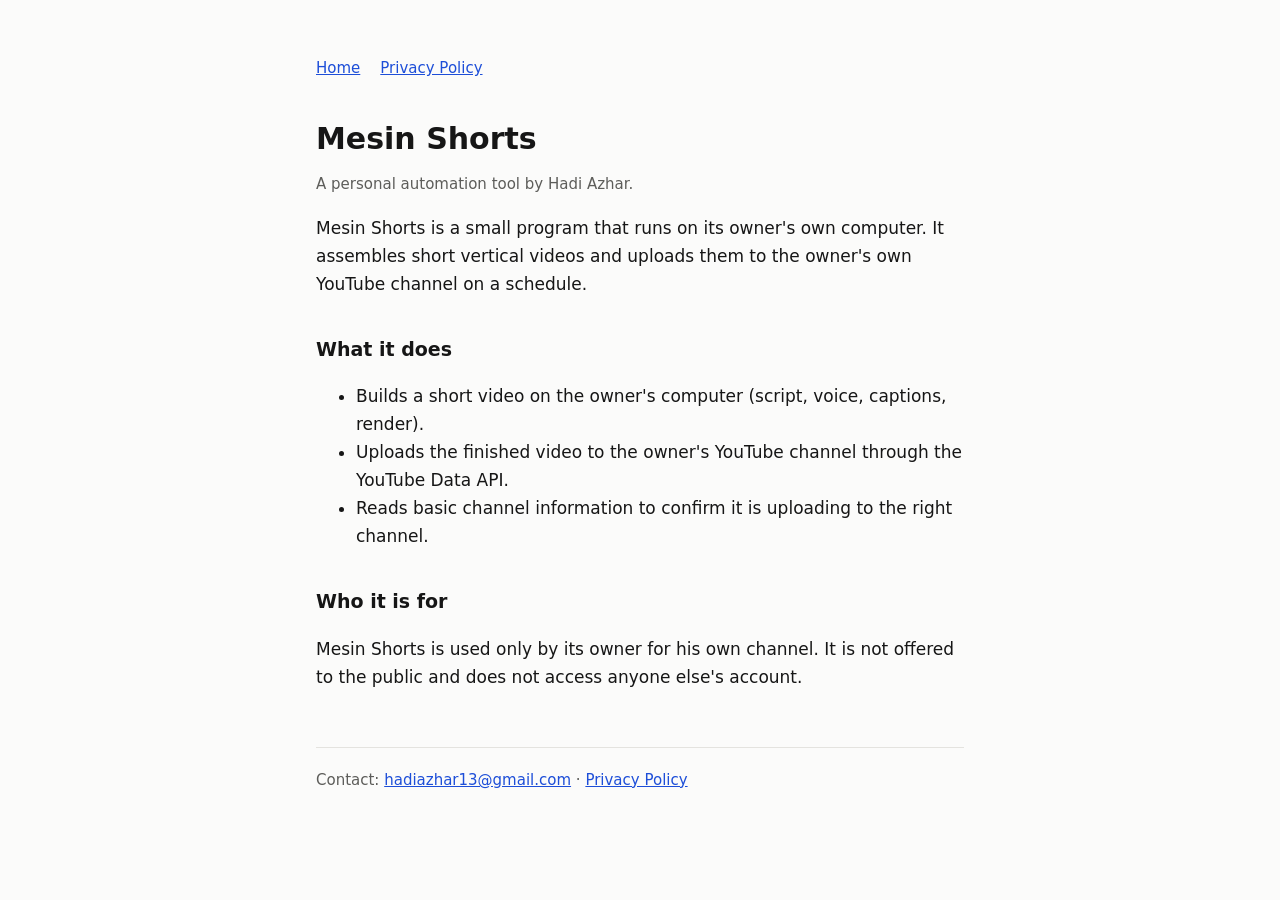
<file: mesin-shorts/index.html>
<!doctype html>
<html lang="en">
<head>
<meta charset="utf-8">
<meta name="viewport" content="width=device-width, initial-scale=1">
<title>Mesin Shorts</title>
<meta name="description" content="Mesin Shorts is a personal tool that uploads short videos to its owner's own YouTube channel.">
<link rel="stylesheet" href="style.css">
</head>
<body>
<main>
<nav><a href="./">Home</a><a href="privacy.html">Privacy Policy</a></nav>
<h1>Mesin Shorts</h1>
<p class="muted">A personal automation tool by Hadi Azhar.</p>

<p>Mesin Shorts is a small program that runs on its owner's own computer. It assembles short vertical videos and uploads them to the owner's own YouTube channel on a schedule.</p>

<h2>What it does</h2>
<ul>
<li>Builds a short video on the owner's computer (script, voice, captions, render).</li>
<li>Uploads the finished video to the owner's YouTube channel through the YouTube Data API.</li>
<li>Reads basic channel information to confirm it is uploading to the right channel.</li>
</ul>

<h2>Who it is for</h2>
<p>Mesin Shorts is used only by its owner for his own channel. It is not offered to the public and does not access anyone else's account.</p>

<footer class="muted">Contact: <a href="mailto:hadiazhar13@gmail.com">hadiazhar13@gmail.com</a> · <a href="privacy.html">Privacy Policy</a></footer>
</main>
</body>
</html>
</file>
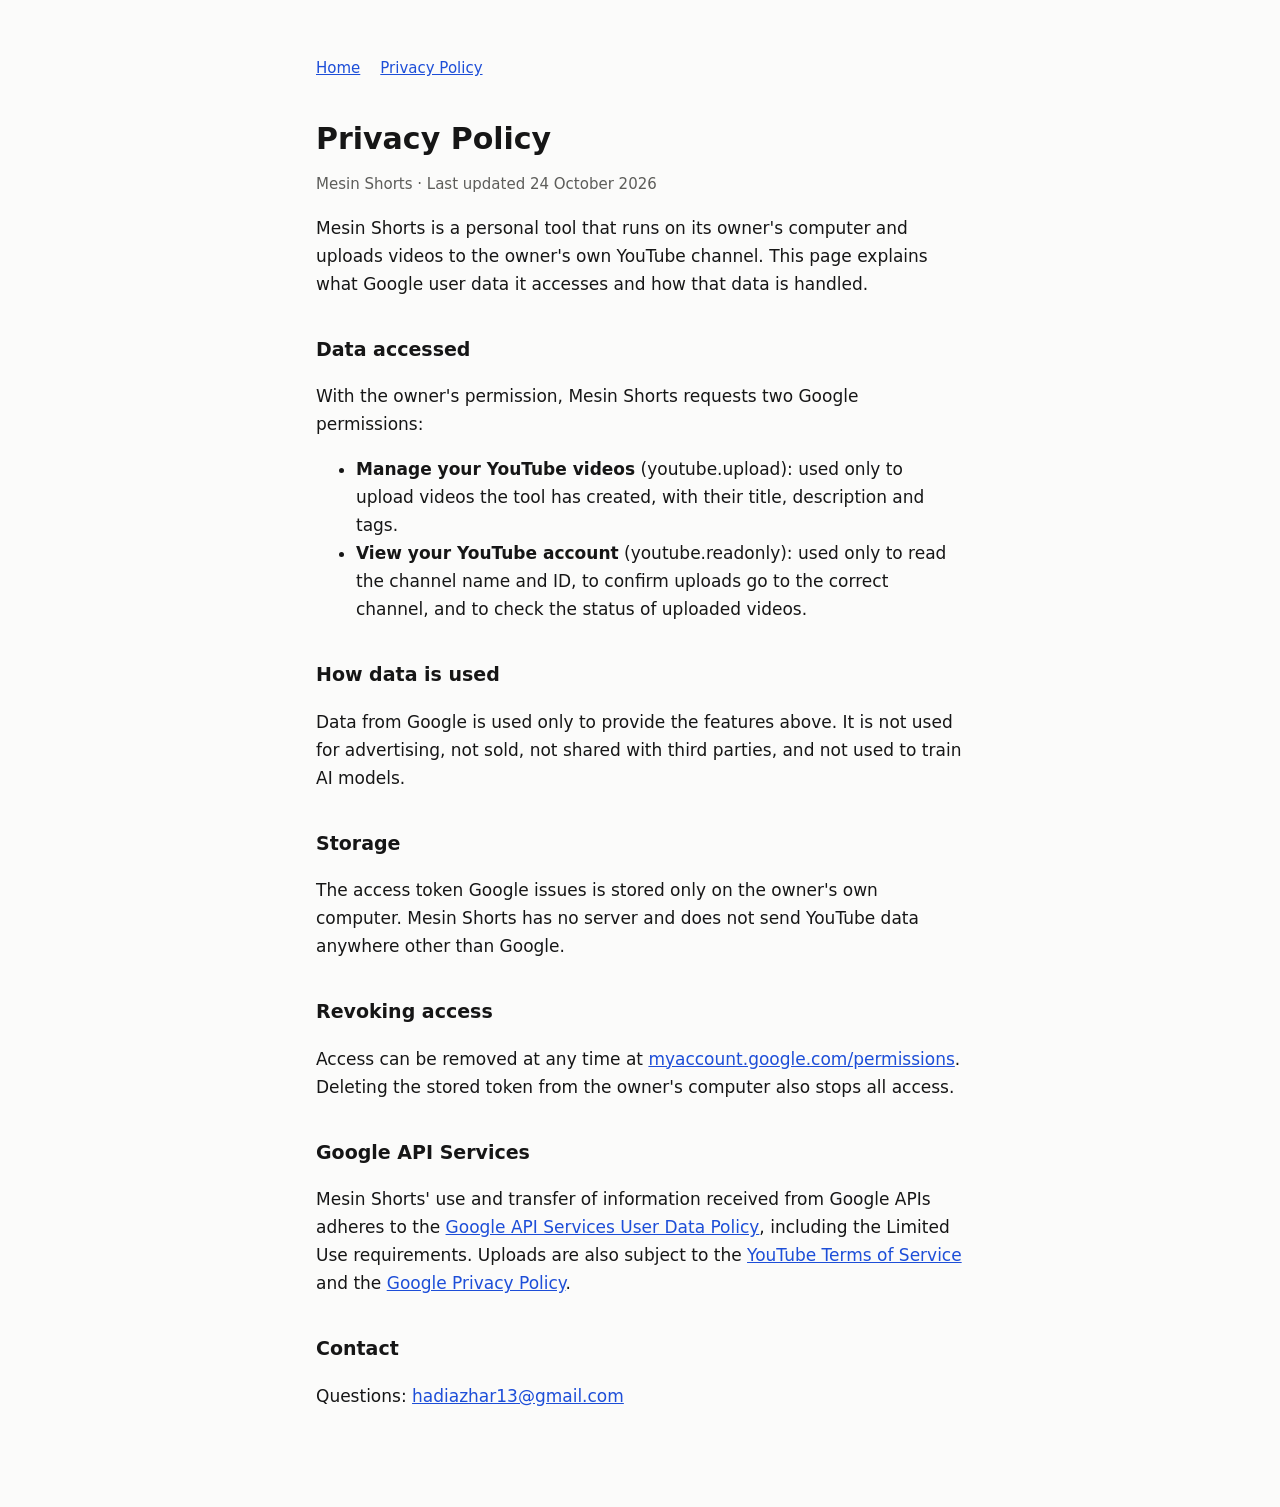
<file: mesin-shorts/privacy.html>
<!doctype html>
<html lang="en">
<head>
<meta charset="utf-8">
<meta name="viewport" content="width=device-width, initial-scale=1">
<title>Mesin Shorts Privacy</title>
<meta name="description" content="Privacy Policy for Mesin Shorts.">
<link rel="stylesheet" href="style.css">
</head>
<body>
<main>
<nav><a href="./">Home</a><a href="privacy.html">Privacy Policy</a></nav>
<h1>Privacy Policy</h1>
<p class="muted">Mesin Shorts · Last updated 24 October 2026</p>

<p>Mesin Shorts is a personal tool that runs on its owner's computer and uploads videos to the owner's own YouTube channel. This page explains what Google user data it accesses and how that data is handled.</p>

<h2>Data accessed</h2>
<p>With the owner's permission, Mesin Shorts requests two Google permissions:</p>
<ul>
<li><strong>Manage your YouTube videos</strong> (youtube.upload): used only to upload videos the tool has created, with their title, description and tags.</li>
<li><strong>View your YouTube account</strong> (youtube.readonly): used only to read the channel name and ID, to confirm uploads go to the correct channel, and to check the status of uploaded videos.</li>
</ul>

<h2>How data is used</h2>
<p>Data from Google is used only to provide the features above. It is not used for advertising, not sold, not shared with third parties, and not used to train AI models.</p>

<h2>Storage</h2>
<p>The access token Google issues is stored only on the owner's own computer. Mesin Shorts has no server and does not send YouTube data anywhere other than Google.</p>

<h2>Revoking access</h2>
<p>Access can be removed at any time at <a href="https://myaccount.google.com/permissions">myaccount.google.com/permissions</a>. Deleting the stored token from the owner's computer also stops all access.</p>

<h2>Google API Services</h2>
<p>Mesin Shorts' use and transfer of information received from Google APIs adheres to the <a href="https://developers.google.com/terms/api-services-user-data-policy">Google API Services User Data Policy</a>, including the Limited Use requirements. Uploads are also subject to the <a href="https://www.youtube.com/t/terms">YouTube Terms of Service</a> and the <a href="https://policies.google.com/privacy">Google Privacy Policy</a>.</p>

<h2>Contact</h2>
<p>Questions: <a href="mailto:hadiazhar13@gmail.com">hadiazhar13@gmail.com</a></p>
</main>
</body>
</html>
</file>
<file: mesin-shorts/style.css>
:root{--bg:#fbfbfa;--fg:#161616;--muted:#5d5d5a;--line:#e4e3df;--link:#1d4ed8}
@media (prefers-color-scheme:dark){:root{--bg:#141413;--fg:#ecebe7;--muted:#a3a29d;--line:#2c2b29;--link:#93b4ff}}
*{box-sizing:border-box}
body{margin:0;background:var(--bg);color:var(--fg);font:17px/1.65 system-ui,-apple-system,"Segoe UI",Roboto,sans-serif}
main{max-width:680px;margin:0 auto;padding:56px 16px 80px}
h1{font-size:30px;line-height:1.2;margin:0 0 8px}
h2{font-size:19px;margin:36px 0 8px}
p,li{color:var(--fg)}
.muted{color:var(--muted);font-size:15px}
a{color:var(--link)}
nav{display:flex;gap:20px;margin-bottom:40px;font-size:15px}
footer{margin-top:56px;padding-top:20px;border-top:1px solid var(--line)}
</file>
